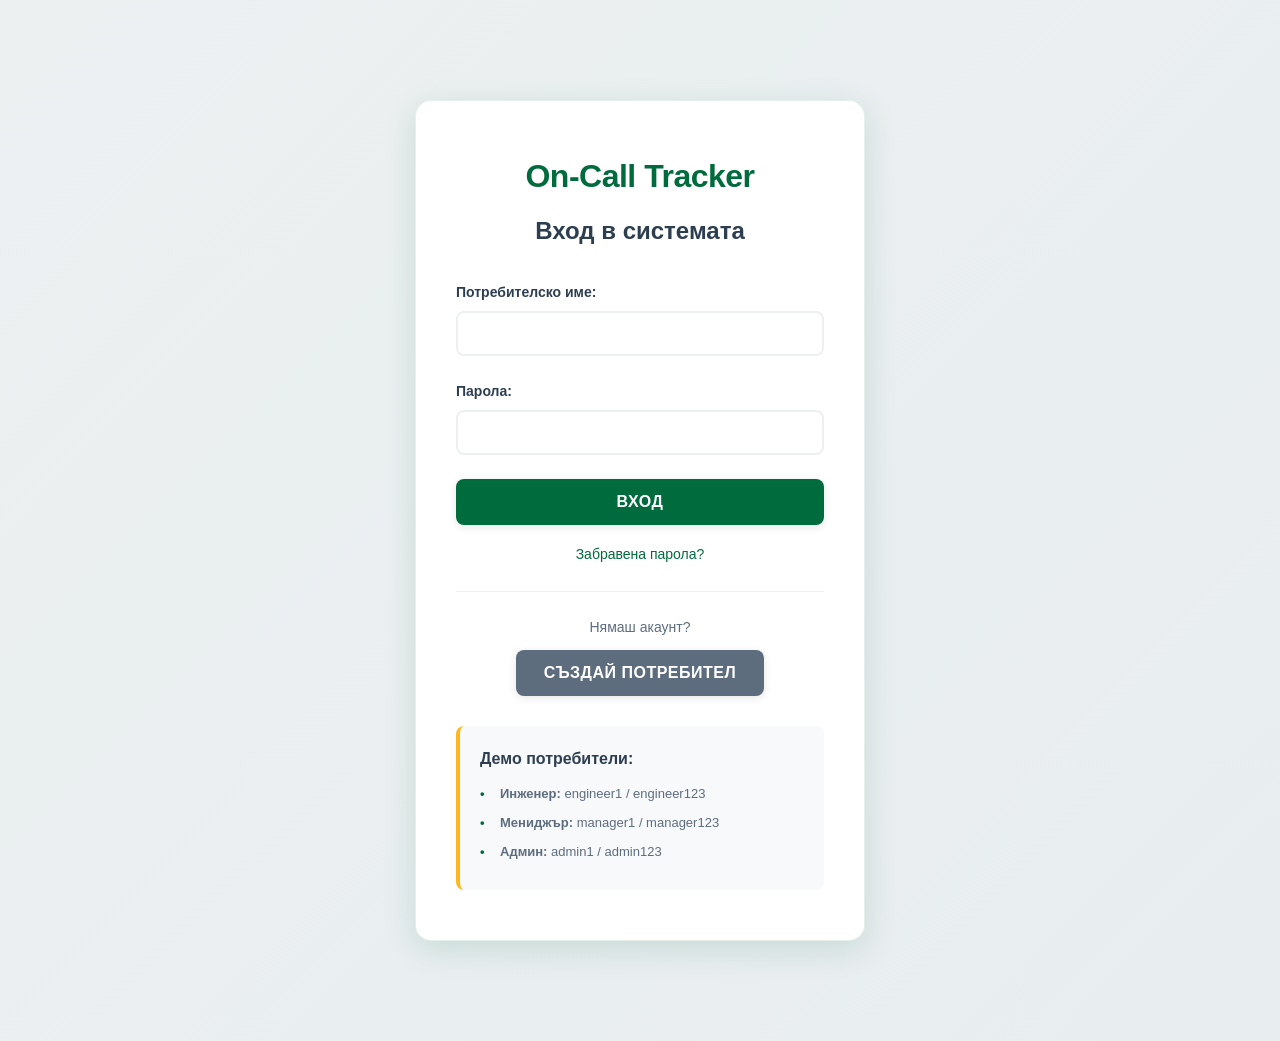
<file: frontend/index.html>
<!DOCTYPE html>
<html lang="bg">
<head>
    <meta charset="UTF-8">
    <meta name="viewport" content="width=device-width, initial-scale=1.0">
    <title>On-Call Tracker - Вход</title>
    <link rel="stylesheet" href="styles.css">
</head>
<body>
    <div class="container">
        <div class="login-container">
            <h1>On-Call Tracker</h1>
            <div class="login-form">
                <h2>Вход в системата</h2>
                <form id="loginForm">
                    <div class="form-group">
                        <label for="username">Потребителско име:</label>
                        <input type="text" id="username" name="username" required>
                    </div>
                    <div class="form-group">
                        <label for="password">Парола:</label>
                        <input type="password" id="password" name="password" required>
                    </div>
                    <button type="submit" class="btn btn-primary">Вход</button>
                </form>
                <div id="loginError" class="error-message"></div>
                <div class="forgot-password-section">
                    <a href="#" onclick="showForgotPasswordForm(); return false;" style="color: var(--dsk-primary); text-decoration: none; font-size: 14px;">Забравена парола?</a>
                </div>
                <div id="forgotPasswordForm" class="forgot-password-form" style="display: none;">
                    <h2>Заявка за промяна на парола</h2>
                    <p style="margin-bottom: 20px; color: var(--dsk-gray); font-size: 14px;">Въведете вашия имейл и нова парола. Заявката ще бъде изпратена на администратор за одобрение.</p>
                    <form id="forgotPasswordFormElement" onsubmit="return handleForgotPasswordForm(event);">
                        <div class="form-group">
                            <label for="reset_email">Имейл:</label>
                            <input type="email" id="reset_email" name="email" required>
                        </div>
                        <div class="form-group">
                            <label for="reset_password">Нова парола:</label>
                            <input type="password" id="reset_password" name="password" required minlength="6" placeholder="Минимум 6 символа">
                        </div>
                        <div class="form-actions">
                            <button type="submit" class="btn btn-primary">Изпрати заявка</button>
                            <button type="button" class="btn btn-secondary" onclick="hideForgotPasswordForm()">Отказ</button>
                        </div>
                    </form>
                    <div id="forgotPasswordError" class="error-message" style="display: none;"></div>
                </div>
                <div class="register-section">
                    <p>Нямаш акаунт?</p>
                    <button type="button" class="btn btn-secondary" onclick="showRegisterForm()">Създай потребител</button>
                </div>
                <div id="registerForm" class="register-form" style="display: none;">
                    <h2>Създай нов потребител</h2>
                    <form id="registerFormElement" onsubmit="return handleRegisterForm(event);">
                        <div class="form-group">
                            <label for="reg_username">Потребителско име:</label>
                            <input type="text" id="reg_username" name="username" required minlength="3" maxlength="50">
                        </div>
                        <div class="form-group">
                            <label for="reg_first_name">Име:</label>
                            <input type="text" id="reg_first_name" name="first_name" required minlength="1" maxlength="255">
                        </div>
                        <div class="form-group">
                            <label for="reg_last_name">Фамилия:</label>
                            <input type="text" id="reg_last_name" name="last_name" required minlength="1" maxlength="255">
                        </div>
                        <div class="form-group">
                            <label for="reg_email">Имейл:</label>
                            <input type="email" id="reg_email" name="email" required>
                        </div>
                        <div class="form-group">
                            <label for="reg_password">Парола:</label>
                            <input type="password" id="reg_password" name="password" required minlength="6">
                        </div>
                        <div class="form-group">
                            <label for="reg_role">Роля:</label>
                            <select id="reg_role" name="role" required>
                                <option value="engineer">Инженер</option>
                                <option value="manager">Мениджър</option>
                                <option value="admin">Администратор</option>
                            </select>
                        </div>
                        <div class="form-actions">
                            <button type="submit" class="btn btn-primary">Създай потребител</button>
                            <button type="button" class="btn btn-secondary" onclick="hideRegisterForm()">Отказ</button>
                        </div>
                    </form>
                    <div id="registerError" class="error-message"></div>
                </div>
                <div class="demo-credentials">
                    <h3>Демо потребители:</h3>
                    <ul>
                        <li><strong>Инженер:</strong> engineer1 / engineer123</li>
                        <li><strong>Мениджър:</strong> manager1 / manager123</li>
                        <li><strong>Админ:</strong> admin1 / admin123</li>
                    </ul>
                </div>
            </div>
        </div>
    </div>
    <script src="config.js?v=10"></script>
    <script>
        // Login form handler - attached when DOM is ready
        // API Configuration - will be set by config.js (window.API_BASE_URL)
        
        // Forgot password form functions
        function showForgotPasswordForm() {
            const forgotPasswordForm = document.getElementById('forgotPasswordForm');
            const loginForm = document.getElementById('loginForm');
            if (forgotPasswordForm) {
                forgotPasswordForm.style.display = 'block';
            }
            if (loginForm) {
                loginForm.style.display = 'none';
            }
        }
        
        function hideForgotPasswordForm() {
            const forgotPasswordForm = document.getElementById('forgotPasswordForm');
            const loginForm = document.getElementById('loginForm');
            const errorDiv = document.getElementById('forgotPasswordError');
            if (forgotPasswordForm) {
                forgotPasswordForm.style.display = 'none';
                const form = document.getElementById('forgotPasswordFormElement');
                if (form) {
                    form.reset();
                }
            }
            if (loginForm) {
                loginForm.style.display = 'block';
            }
            if (errorDiv) {
                errorDiv.textContent = '';
                errorDiv.style.display = 'none';
            }
        }
        
        async function handleForgotPasswordForm(event) {
            if (event) {
                event.preventDefault();
                event.stopPropagation();
            }
            
            const emailEl = document.getElementById('reset_email');
            const passwordEl = document.getElementById('reset_password');
            const errorDiv = document.getElementById('forgotPasswordError');
            
            if (!emailEl || !passwordEl) {
                if (errorDiv) {
                    errorDiv.textContent = 'Грешка: Липсват полета';
                    errorDiv.style.display = 'block';
                    errorDiv.className = 'error-message show';
                }
                return false;
            }
            
            const email = emailEl.value.trim();
            const password = passwordEl.value;
            
            if (!email || !password) {
                if (errorDiv) {
                    errorDiv.textContent = 'Моля попълнете всички полета';
                    errorDiv.style.display = 'block';
                    errorDiv.className = 'error-message show';
                }
                return false;
            }
            
            if (password.length < 6) {
                if (errorDiv) {
                    errorDiv.textContent = 'Паролата трябва да е поне 6 символа';
                    errorDiv.style.display = 'block';
                    errorDiv.className = 'error-message show';
                }
                return false;
            }
            
            // Clear previous errors
            if (errorDiv) {
                errorDiv.textContent = '';
                errorDiv.style.display = 'none';
                errorDiv.className = 'error-message';
            }
            
            // Show loading state
            const submitButton = document.querySelector('#forgotPasswordFormElement button[type="submit"]');
            if (submitButton) {
                submitButton.disabled = true;
                submitButton.textContent = 'Изпращане...';
            }
            
            try {
                const API_BASE_URL = window.API_BASE_URL || 'http://localhost:8000';
                console.log('Sending password reset request to:', `${API_BASE_URL}/auth/password-reset-request`);
                const response = await fetch(`${API_BASE_URL}/auth/password-reset-request`, {
                    method: 'POST',
                    headers: {
                        'Content-Type': 'application/json',
                    },
                    body: JSON.stringify({ email, new_password: password }),
                });
                
                console.log('Password reset response received:', response.status, response.statusText);
                
                if (!response.ok) {
                    let errorMessage = 'Грешка при изпращане на заявка';
                    try {
                        const errorData = await response.json();
                        errorMessage = errorData.detail || errorMessage;
                        console.log('Password reset error data:', errorData);
                    } catch (parseError) {
                        console.error('Parse error:', parseError);
                        errorMessage = `Грешка ${response.status}: ${response.statusText}`;
                    }
                    
                    if (errorDiv) {
                        errorDiv.textContent = errorMessage;
                        errorDiv.style.display = 'block';
                        errorDiv.className = 'error-message show';
                    } else {
                        alert(errorMessage);
                    }
                    
                    if (submitButton) {
                        submitButton.disabled = false;
                        submitButton.textContent = 'Изпрати заявка';
                    }
                    return false;
                }
                
                const data = await response.json();
                console.log('Password reset request successful:', data.message);
                
                // Show success message
                if (errorDiv) {
                    errorDiv.textContent = 'Заявката е изпратена успешно! Администраторът ще я прегледа и ще получиш уведомление след одобрение.';
                    errorDiv.style.display = 'block';
                    errorDiv.className = 'error-message show';
                    errorDiv.style.color = '#006B3C';
                    errorDiv.style.backgroundColor = '#E8F5E9';
                }
                
                // Hide form and show login form after 3 seconds
                setTimeout(() => {
                    hideForgotPasswordForm();
                    if (errorDiv) {
                        errorDiv.textContent = '';
                        errorDiv.style.display = 'none';
                    }
                }, 3000);
                
                if (submitButton) {
                    submitButton.disabled = false;
                    submitButton.textContent = 'Изпрати заявка';
                }
                return false;
            } catch (error) {
                console.error('Password reset request error:', error);
                const errorMessage = error.message || 'Грешка при изпращане на заявка. Проверете конзолата за повече детайли.';
                
                if (errorDiv) {
                    errorDiv.textContent = errorMessage;
                    errorDiv.style.display = 'block';
                    errorDiv.className = 'error-message show';
                } else {
                    alert(errorMessage);
                }
                
                if (submitButton) {
                    submitButton.disabled = false;
                    submitButton.textContent = 'Изпрати заявка';
                }
                return false;
            }
        }
        
        // Register form functions
        function showRegisterForm() {
            const registerForm = document.getElementById('registerForm');
            const loginForm = document.getElementById('loginForm');
            if (registerForm) {
                registerForm.style.display = 'block';
            }
            if (loginForm) {
                loginForm.style.display = 'none';
            }
        }
        
        function hideRegisterForm() {
            const registerForm = document.getElementById('registerForm');
            const loginForm = document.getElementById('loginForm');
            const registerError = document.getElementById('registerError');
            if (registerForm) {
                registerForm.style.display = 'none';
                // Reset form
                const form = document.getElementById('registerFormElement');
                if (form) {
                    form.reset();
                }
            }
            if (loginForm) {
                loginForm.style.display = 'block';
            }
            if (registerError) {
                registerError.textContent = '';
                registerError.style.display = 'none';
            }
        }
        
        async function handleRegisterForm(event) {
            if (event) {
                event.preventDefault();
                event.stopPropagation();
            }
            
            const usernameEl = document.getElementById('reg_username');
            const firstNameEl = document.getElementById('reg_first_name');
            const lastNameEl = document.getElementById('reg_last_name');
            const emailEl = document.getElementById('reg_email');
            const passwordEl = document.getElementById('reg_password');
            const roleEl = document.getElementById('reg_role');
            const errorDiv = document.getElementById('registerError');
            
            if (!usernameEl || !firstNameEl || !lastNameEl || !emailEl || !passwordEl || !roleEl) {
                if (errorDiv) {
                    errorDiv.textContent = 'Грешка: Липсват полета за регистрация';
                    errorDiv.style.display = 'block';
                    errorDiv.className = 'error-message show';
                }
                return false;
            }
            
            const username = usernameEl.value.trim();
            const firstName = firstNameEl.value.trim();
            const lastName = lastNameEl.value.trim();
            const email = emailEl.value.trim();
            const password = passwordEl.value;
            const role = roleEl.value;
            
            // Validate all required fields
            if (!username) {
                if (errorDiv) {
                    errorDiv.textContent = 'Моля въведете потребителско име';
                    errorDiv.style.display = 'block';
                    errorDiv.className = 'error-message show';
                }
                return false;
            }
            
            if (!firstName) {
                if (errorDiv) {
                    errorDiv.textContent = 'Моля въведете име';
                    errorDiv.style.display = 'block';
                    errorDiv.className = 'error-message show';
                }
                return false;
            }
            
            if (!lastName) {
                if (errorDiv) {
                    errorDiv.textContent = 'Моля въведете фамилия';
                    errorDiv.style.display = 'block';
                    errorDiv.className = 'error-message show';
                }
                return false;
            }
            
            if (!email) {
                if (errorDiv) {
                    errorDiv.textContent = 'Моля въведете имейл';
                    errorDiv.style.display = 'block';
                    errorDiv.className = 'error-message show';
                }
                return false;
            }
            
            if (!password) {
                if (errorDiv) {
                    errorDiv.textContent = 'Моля въведете парола';
                    errorDiv.style.display = 'block';
                    errorDiv.className = 'error-message show';
                }
                return false;
            }
            
            if (username.length < 3) {
                if (errorDiv) {
                    errorDiv.textContent = 'Потребителското име трябва да е поне 3 символа';
                    errorDiv.style.display = 'block';
                    errorDiv.className = 'error-message show';
                }
                return false;
            }
            
            if (password.length < 6) {
                if (errorDiv) {
                    errorDiv.textContent = 'Паролата трябва да е поне 6 символа';
                    errorDiv.style.display = 'block';
                    errorDiv.className = 'error-message show';
                }
                return false;
            }
            
            // Clear previous errors
            if (errorDiv) {
                errorDiv.textContent = '';
                errorDiv.style.display = 'none';
                errorDiv.className = 'error-message';
            }
            
            // Show loading state
            const submitButton = document.querySelector('#registerFormElement button[type="submit"]');
            if (submitButton) {
                submitButton.disabled = true;
                submitButton.textContent = 'Създаване...';
            }
            
            try {
                const API_BASE_URL = window.API_BASE_URL || 'http://localhost:8000';
                const registrationData = { 
                    username, 
                    first_name: firstName, 
                    last_name: lastName, 
                    email, 
                    password, 
                    role 
                };
                console.log('Sending registration request to:', `${API_BASE_URL}/auth/register`);
                console.log('Registration data:', { ...registrationData, password: '***' });
                
                const response = await fetch(`${API_BASE_URL}/auth/register`, {
                    method: 'POST',
                    headers: {
                        'Content-Type': 'application/json',
                    },
                    body: JSON.stringify(registrationData),
                });
                
                console.log('Registration response received:', response.status, response.statusText);
                
                if (!response.ok) {
                    let errorMessage = 'Грешка при регистрация';
                    try {
                        const errorData = await response.json();
                        // Handle different error types
                        if (errorData.detail) {
                            if (Array.isArray(errorData.detail)) {
                                // Pydantic validation errors
                                errorMessage = errorData.detail.map(e => e.msg || e.loc?.join('.') || '').join(', ');
                            } else if (typeof errorData.detail === 'string') {
                                errorMessage = errorData.detail;
                            } else {
                                errorMessage = JSON.stringify(errorData.detail);
                            }
                        }
                        console.log('Registration error data:', errorData);
                    } catch (parseError) {
                        console.error('Parse error:', parseError);
                        errorMessage = `Грешка ${response.status}: ${response.statusText}`;
                    }
                    
                    if (errorDiv) {
                        errorDiv.textContent = errorMessage;
                        errorDiv.style.display = 'block';
                        errorDiv.className = 'error-message show';
                    } else {
                        alert(errorMessage);
                    }
                    
                    if (submitButton) {
                        submitButton.disabled = false;
                        submitButton.textContent = 'Създай потребител';
                    }
                    return false;
                }
                
                const data = await response.json();
                console.log('Registration successful, user:', data.username);
                
                // Show success message
                if (errorDiv) {
                    errorDiv.textContent = 'Потребителят е създаден успешно! Твоят акаунт чака одобрение от администратор. Ще получиш уведомление след одобрение.';
                    errorDiv.style.display = 'block';
                    errorDiv.className = 'error-message show';
                    errorDiv.style.color = '#006B3C';
                    errorDiv.style.backgroundColor = '#E8F5E9';
                }
                
                // Hide register form and show login form after 2 seconds
                setTimeout(() => {
                    hideRegisterForm();
                    if (errorDiv) {
                        errorDiv.textContent = '';
                        errorDiv.style.display = 'none';
                    }
                }, 2000);
                
                if (submitButton) {
                    submitButton.disabled = false;
                    submitButton.textContent = 'Създай потребител';
                }
                return false;
            } catch (error) {
                console.error('Registration error:', error);
                const errorMessage = error.message || 'Грешка при регистрация. Проверете конзолата за повече детайли.';
                
                if (errorDiv) {
                    errorDiv.textContent = errorMessage;
                    errorDiv.style.display = 'block';
                    errorDiv.className = 'error-message show';
                } else {
                    alert(errorMessage);
                }
                
                if (submitButton) {
                    submitButton.disabled = false;
                    submitButton.textContent = 'Създай потребител';
                }
                return false;
            }
        }
        
        // Attach login form handler
        (function() {
            function attachLoginHandler() {
                const API_BASE_URL = window.API_BASE_URL || 'http://localhost:8000';
                const form = document.getElementById('loginForm');
                
                if (!form) {
                    console.error('Login form not found!');
                    return;
                }
                
                form.addEventListener('submit', async function(e) {
                    e.preventDefault();
                    e.stopPropagation();
                    
                    const usernameEl = document.getElementById('username');
                    const passwordEl = document.getElementById('password');
                    const errorDiv = document.getElementById('loginError');
                    const submitButton = document.querySelector('button[type="submit"]');
                    
                    if (!usernameEl || !passwordEl) {
                        if (errorDiv) {
                            errorDiv.textContent = 'Грешка: Липсват полета за вход';
                            errorDiv.style.display = 'block';
                            errorDiv.className = 'error-message show';
                        }
                        return false;
                    }
                    
                    const username = usernameEl.value.trim();
                    const password = passwordEl.value;
                    
                    if (!username || !password) {
                        if (errorDiv) {
                            errorDiv.textContent = 'Моля въведете потребителско име и парола';
                            errorDiv.style.display = 'block';
                            errorDiv.className = 'error-message show';
                        }
                        return false;
                    }
                    
                    if (errorDiv) {
                        errorDiv.textContent = '';
                        errorDiv.style.display = 'none';
                        errorDiv.className = 'error-message';
                    }
                    
                    if (submitButton) {
                        submitButton.disabled = true;
                        submitButton.textContent = 'Влизане...';
                    }
                    
                    try {
                        const response = await fetch(`${API_BASE_URL}/auth/login`, {
                            method: 'POST',
                            headers: { 'Content-Type': 'application/json' },
                            body: JSON.stringify({ username, password }),
                        });
                        
                        if (!response.ok) {
                            let errorMessage = 'Невалидно потребителско име или парола';
                            try {
                                const errorData = await response.json();
                                errorMessage = errorData.detail || errorMessage;
                            } catch (parseError) {
                                errorMessage = `Грешка ${response.status}: ${response.statusText}`;
                            }
                            
                            if (errorDiv) {
                                errorDiv.textContent = errorMessage;
                                errorDiv.style.display = 'block';
                                errorDiv.className = 'error-message show';
                            }
                            
                            if (submitButton) {
                                submitButton.disabled = false;
                                submitButton.textContent = 'Вход';
                            }
                            if (passwordEl) {
                                passwordEl.value = '';
                            }
                            return false;
                        }
                        
                        const data = await response.json();
                        sessionStorage.setItem('authToken', data.access_token);
                        sessionStorage.setItem('currentUser', JSON.stringify(data.user));
                        window.location.replace('app.html');
                        return false;
                    } catch (error) {
                        if (errorDiv) {
                            errorDiv.textContent = error.message || 'Грешка при вход';
                            errorDiv.style.display = 'block';
                            errorDiv.className = 'error-message show';
                        }
                        if (submitButton) {
                            submitButton.disabled = false;
                            submitButton.textContent = 'Вход';
                        }
                        if (passwordEl) {
                            passwordEl.value = '';
                        }
                        return false;
                    }
                });
            }
            
            if (document.readyState === 'loading') {
                document.addEventListener('DOMContentLoaded', attachLoginHandler);
            } else {
                attachLoginHandler();
            }
        })();
        
    </script>
    <script src="app.js?v=10"></script>
</body>
</html>
</file>
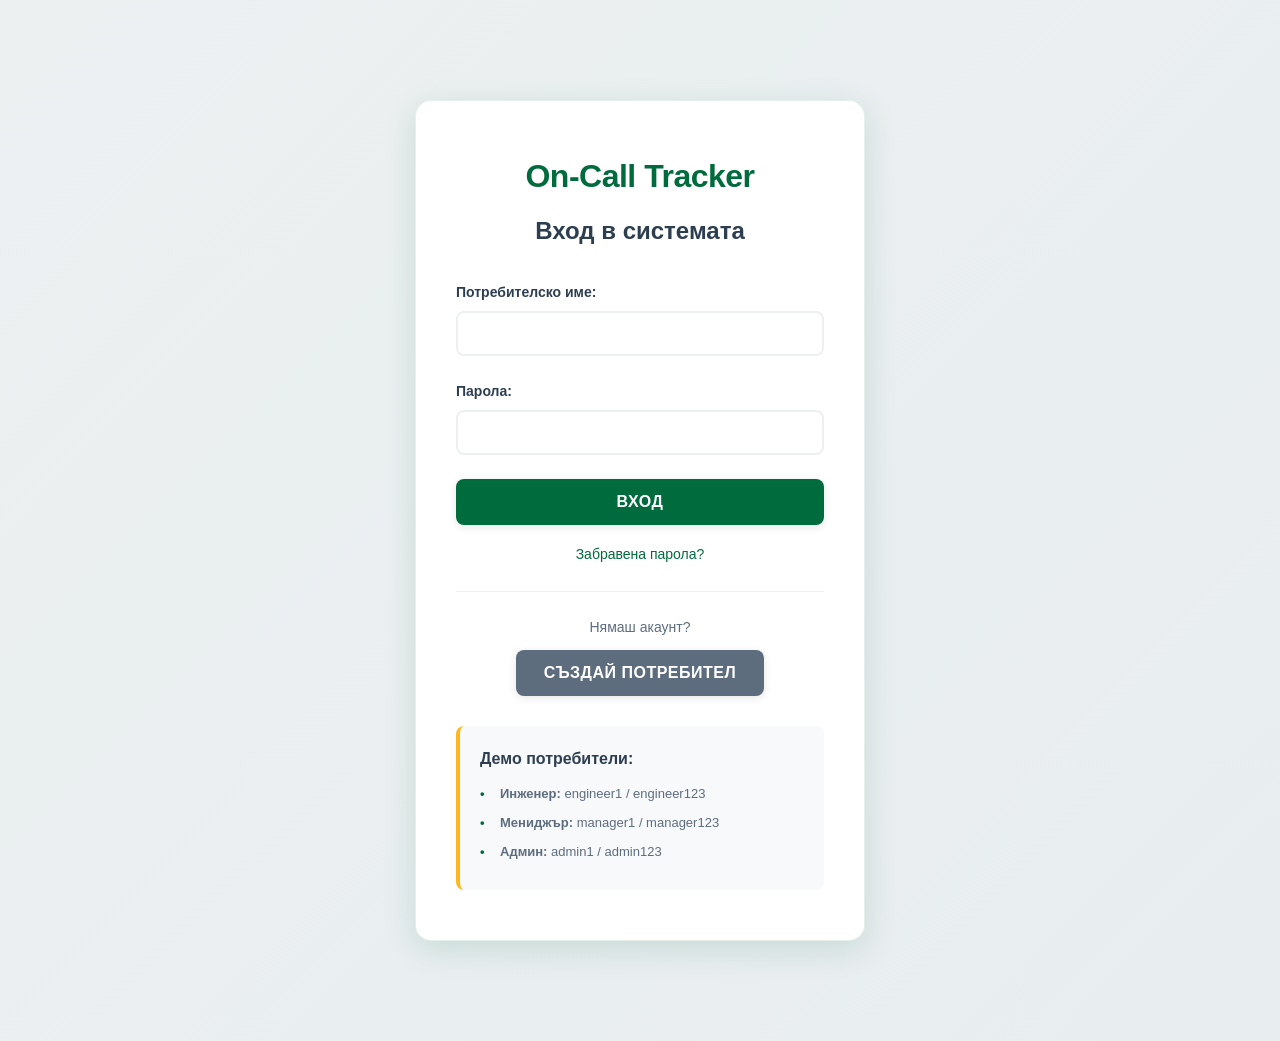
<file: frontend/app.html>
<!DOCTYPE html>
<html lang="bg">
<head>
    <meta charset="UTF-8">
    <meta name="viewport" content="width=device-width, initial-scale=1.0">
    <title>On-Call Tracker</title>
    <link rel="stylesheet" href="styles.css">
</head>
<body>
    <div id="loading" style="text-align: center; padding: 50px; font-size: 18px;">Зареждане...</div>
    <div id="debug-panel" style="position: fixed; bottom: 10px; right: 10px; background: white; border: 1px solid #ccc; padding: 10px; max-width: 300px; max-height: 400px; overflow: auto; font-size: 11px; z-index: 9999; display: none;">
        <button onclick="window.DebugLogger.exportReport()" style="margin-bottom: 10px;">Експорт на логове</button>
        <button onclick="document.getElementById('debug-panel').style.display='none'" style="margin-bottom: 10px;">Скрий</button>
    </div>
    <button onclick="document.getElementById('debug-panel').style.display='block'" style="position: fixed; bottom: 10px; right: 10px; z-index: 10000; padding: 5px 10px; font-size: 10px;">Debug</button>
    <script src="config.js?v=10"></script>
    <script src="debug.js?v=10"></script>
    <script src="app.js?v=10"></script>
    <script>
        // Direct initialization with full logging
        (function() {
            window.DebugLogger.log('app.html inline script executing');
            
            // Get auth from sessionStorage
            const authToken = sessionStorage.getItem('authToken');
            const userStr = sessionStorage.getItem('currentUser');
            
            window.DebugLogger.log('SessionStorage check', {
                hasToken: !!authToken,
                hasUser: !!userStr,
                tokenLength: authToken ? authToken.length : 0
            });
            
            if (!authToken || !userStr) {
                window.DebugLogger.error('No auth found, redirecting to login');
                window.location.href = 'index.html';
                return;
            }
            
            let currentUser;
            try {
                currentUser = JSON.parse(userStr);
                window.DebugLogger.log('User parsed successfully', {
                    username: currentUser.username,
                    role: currentUser.role
                });
            } catch (e) {
                window.DebugLogger.error('Error parsing user', e);
                window.location.href = 'index.html';
                return;
            }
            
            // Wait for app.js to load, then call loadMainApp
            let attempts = 0;
            const maxAttempts = 50; // Increased attempts
            let appLoaded = false;
            
            function tryLoadApp() {
                // Prevent multiple calls
                if (appLoaded) {
                    window.DebugLogger.log('App already loaded, skipping');
                    return;
                }
                
                attempts++;
                
                // Check if app.js is loaded first
                if (!window.appJsLoaded && attempts < 10) {
                    // app.js not loaded yet, wait more
                    setTimeout(tryLoadApp, 100);
                    return;
                }
                
                // Check if app.js is loaded by checking for window.loadMainApp
                const loadMainAppFn = window.loadMainApp;
                
                if (loadMainAppFn && typeof loadMainAppFn === 'function') {
                    window.DebugLogger.log(`loadMainApp found on attempt ${attempts}, calling it`);
                    appLoaded = true;
                    try {
                        loadMainAppFn();
                        window.DebugLogger.log('loadMainApp called successfully');
                        // Remove loading message after a moment
                        setTimeout(function() {
                            const loading = document.getElementById('loading');
                            if (loading && loading.parentNode) {
                                loading.remove();
                            }
                        }, 100);
                    } catch (e) {
                        window.DebugLogger.error('Error in loadMainApp', e);
                        const loading = document.getElementById('loading');
                        if (loading) {
                            loading.innerHTML = 'Грешка: ' + (e.message || 'Неизвестна грешка') + '<br><a href="index.html">Върни се</a>';
                        }
                    }
                } else if (attempts < maxAttempts && !appLoaded) {
                    // Check what's available for debugging
                    if (attempts % 10 === 0) {
                        window.DebugLogger.log(`Attempt ${attempts}/${maxAttempts}`, {
                            windowLoadMainAppExists: typeof window.loadMainApp !== 'undefined',
                            windowAppJsExists: typeof window !== 'undefined',
                            scriptsLoaded: Array.from(document.scripts).map(s => s.src).join(', ')
                        });
                    }
                    setTimeout(tryLoadApp, 100); // Reduced delay
                } else if (!appLoaded) {
                    window.DebugLogger.error(`loadMainApp not found after ${maxAttempts} attempts`, {
                        windowLoadMainApp: typeof window.loadMainApp,
                        allWindowKeys: Object.keys(window).filter(k => k.includes('load') || k.includes('App')).join(', ')
                    });
                    const loading = document.getElementById('loading');
                    if (loading) {
                        loading.innerHTML = `
                            Грешка: Не може да се зареди приложението.<br>
                            <button onclick="window.DebugLogger.exportReport()">Експорт на логове</button><br>
                            <a href="index.html">Върни се към входа</a>
                        `;
                    }
                }
            }
            
            // Wait for all scripts to load - use window.onload to ensure all scripts are loaded
            if (document.readyState === 'loading') {
                window.addEventListener('load', function() {
                    window.DebugLogger.log('Window load event fired, starting app load');
                    setTimeout(tryLoadApp, 50);
                }, { once: true });
                
                // Also try on DOMContentLoaded as fallback
                document.addEventListener('DOMContentLoaded', function() {
                    window.DebugLogger.log('DOMContentLoaded fired, will try after window load');
                }, { once: true });
            } else {
                // DOM already ready, check if scripts are loaded
                window.DebugLogger.log('DOM already ready, checking scripts');
                if (document.readyState === 'complete') {
                    // All scripts should be loaded
                    setTimeout(tryLoadApp, 50);
                } else {
                    // Wait for window load
                    window.addEventListener('load', function() {
                        window.DebugLogger.log('Window load event fired (late), starting app load');
                        setTimeout(tryLoadApp, 50);
                    }, { once: true });
                }
            }
        })();
    </script>
</body>
</html>
</file>
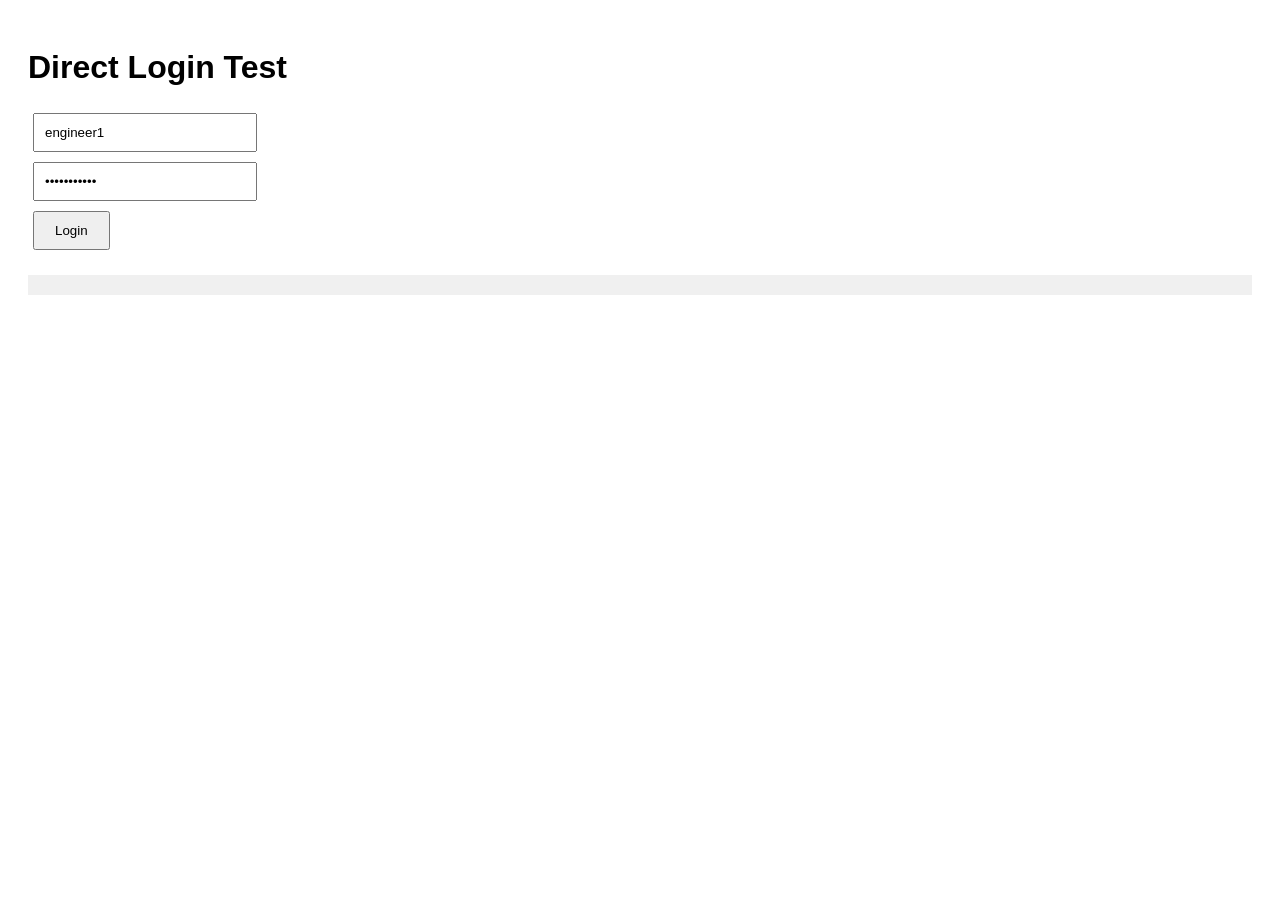
<file: frontend/test-login-direct.html>
<!DOCTYPE html>
<html>
<head>
    <title>Direct Login Test</title>
    <style>
        body { font-family: Arial; padding: 20px; }
        input { padding: 10px; margin: 5px; width: 200px; }
        button { padding: 10px 20px; margin: 5px; }
        #result { margin-top: 20px; padding: 10px; background: #f0f0f0; }
        .error { color: red; }
        .success { color: green; }
    </style>
</head>
<body>
    <h1>Direct Login Test</h1>
    <form id="testForm">
        <input type="text" id="username" placeholder="Username" value="engineer1"><br>
        <input type="password" id="password" placeholder="Password" value="engineer123"><br>
        <button type="submit">Login</button>
    </form>
    <div id="result"></div>
    
    <script>
        const API_BASE_URL = 'http://localhost:8000';
        const form = document.getElementById('testForm');
        const result = document.getElementById('result');
        
        form.addEventListener('submit', async function(e) {
            e.preventDefault();
            result.innerHTML = 'Sending request...';
            
            const username = document.getElementById('username').value;
            const password = document.getElementById('password').value;
            
            try {
                const response = await fetch(`${API_BASE_URL}/auth/login`, {
                    method: 'POST',
                    headers: { 'Content-Type': 'application/json' },
                    body: JSON.stringify({ username, password }),
                });
                
                const data = await response.json();
                
                if (response.ok) {
                    result.innerHTML = '<div class="success">SUCCESS! Token: ' + data.access_token.substring(0, 50) + '...</div>';
                    sessionStorage.setItem('authToken', data.access_token);
                    sessionStorage.setItem('currentUser', JSON.stringify(data.user));
                    setTimeout(() => {
                        window.location.href = 'app.html';
                    }, 1000);
                } else {
                    result.innerHTML = '<div class="error">ERROR: ' + (data.detail || 'Unknown error') + '</div>';
                }
            } catch (error) {
                result.innerHTML = '<div class="error">EXCEPTION: ' + error.message + '</div>';
            }
        });
    </script>
</body>
</html>
</file>
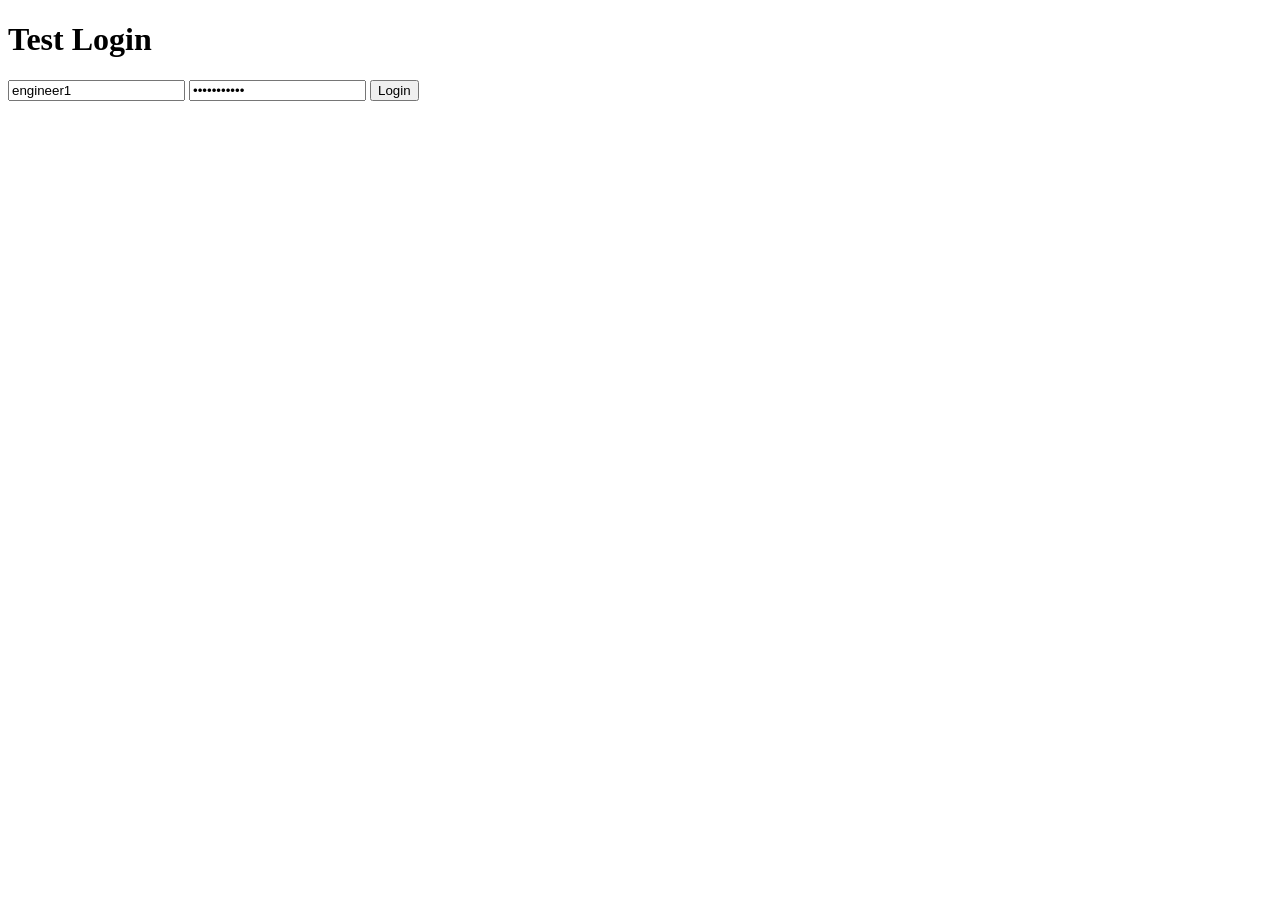
<file: frontend/test-login-simple.html>
<!DOCTYPE html>
<html>
<head>
    <title>Test Login</title>
</head>
<body>
    <h1>Test Login</h1>
    <form id="testForm">
        <input type="text" id="username" placeholder="Username" value="engineer1">
        <input type="password" id="password" placeholder="Password" value="engineer123">
        <button type="submit">Login</button>
    </form>
    <div id="result"></div>
    
    <script>
        document.getElementById('testForm').addEventListener('submit', async function(e) {
            e.preventDefault();
            const username = document.getElementById('username').value;
            const password = document.getElementById('password').value;
            const resultDiv = document.getElementById('result');
            
            resultDiv.textContent = 'Loading...';
            
            try {
                const response = await fetch('http://localhost:8000/auth/login', {
                    method: 'POST',
                    headers: {
                        'Content-Type': 'application/json',
                    },
                    body: JSON.stringify({ username, password }),
                });
                
                const data = await response.json();
                
                if (response.ok) {
                    resultDiv.textContent = 'SUCCESS! Token: ' + data.access_token.substring(0, 50) + '...';
                    resultDiv.style.color = 'green';
                    
                    // Store and redirect
                    sessionStorage.setItem('authToken', data.access_token);
                    sessionStorage.setItem('currentUser', JSON.stringify(data.user));
                    window.location.href = 'app.html';
                } else {
                    resultDiv.textContent = 'ERROR: ' + (data.detail || 'Unknown error');
                    resultDiv.style.color = 'red';
                }
            } catch (error) {
                resultDiv.textContent = 'EXCEPTION: ' + error.message;
                resultDiv.style.color = 'red';
                console.error('Error:', error);
            }
        });
    </script>
</body>
</html>
</file>
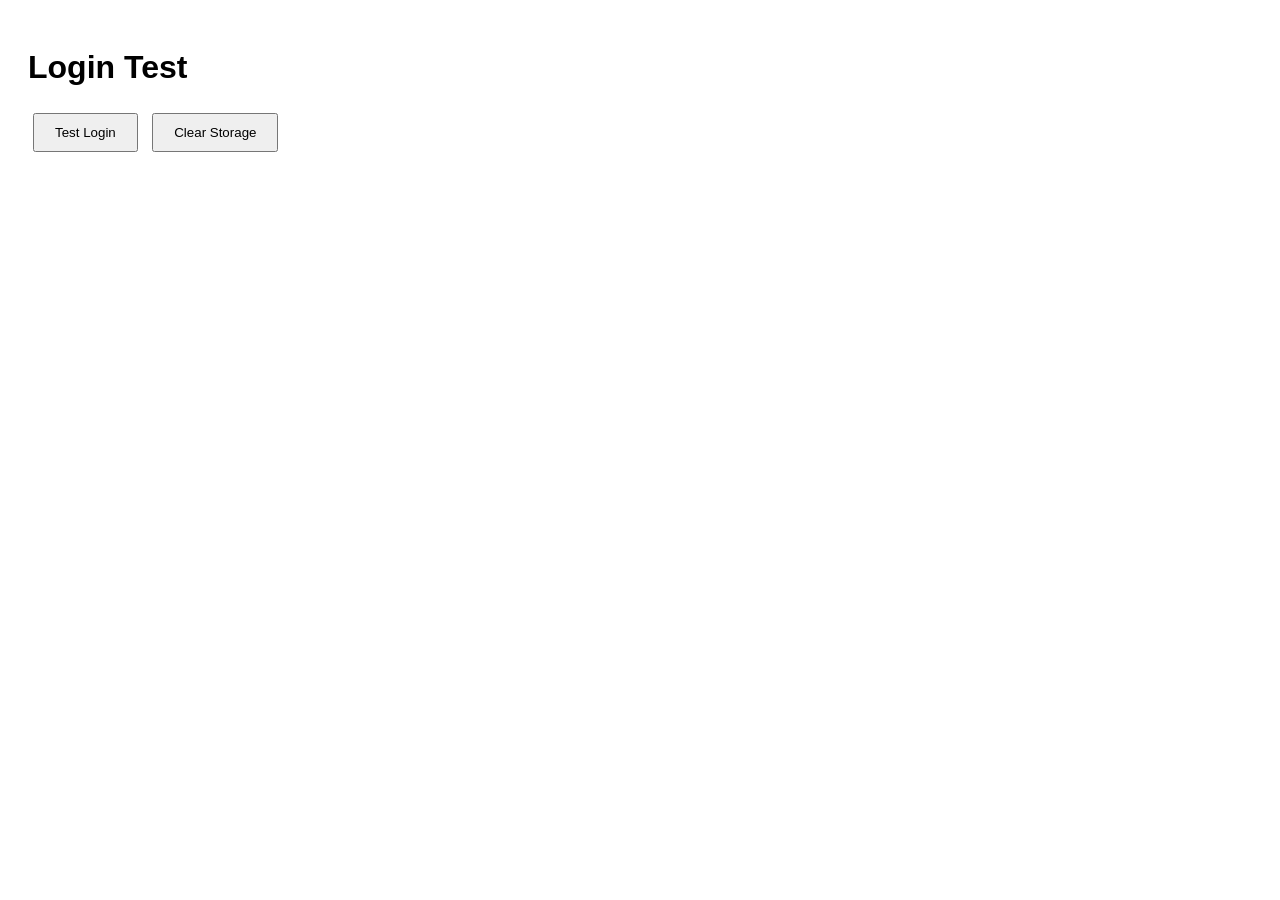
<file: frontend/test-login.html>
<!DOCTYPE html>
<html lang="bg">
<head>
    <meta charset="UTF-8">
    <meta name="viewport" content="width=device-width, initial-scale=1.0">
    <title>Test Login</title>
    <style>
        body { font-family: Arial, sans-serif; padding: 20px; }
        .result { margin: 20px 0; padding: 10px; border: 1px solid #ccc; }
        .success { background: #d4edda; }
        .error { background: #f8d7da; }
        button { padding: 10px 20px; margin: 5px; }
    </style>
</head>
<body>
    <h1>Login Test</h1>
    <button onclick="testLogin()">Test Login</button>
    <button onclick="clearStorage()">Clear Storage</button>
    <div id="result"></div>
    
    <script>
        const API_BASE_URL = 'http://localhost:8000';
        
        async function testLogin() {
            const resultDiv = document.getElementById('result');
            resultDiv.innerHTML = '<div class="result">Testing...</div>';
            
            try {
                console.log('Testing login...');
                const response = await fetch(`${API_BASE_URL}/auth/login`, {
                    method: 'POST',
                    headers: {
                        'Content-Type': 'application/json',
                    },
                    body: JSON.stringify({ 
                        username: 'engineer1', 
                        password: 'engineer123' 
                    }),
                });
                
                console.log('Response status:', response.status);
                console.log('Response headers:', response.headers);
                
                if (!response.ok) {
                    const text = await response.text();
                    resultDiv.innerHTML = `<div class="result error">
                        <strong>Error ${response.status}:</strong><br>
                        ${text}
                    </div>`;
                    return;
                }
                
                const data = await response.json();
                console.log('Login data:', data);
                
                // Store token
                sessionStorage.setItem('authToken', data.access_token);
                sessionStorage.setItem('currentUser', JSON.stringify(data.user));
                
                resultDiv.innerHTML = `<div class="result success">
                    <strong>Success!</strong><br>
                    Token: ${data.access_token.substring(0, 50)}...<br>
                    User: ${data.user.username} (${data.user.role})<br>
                    <button onclick="testAuth()">Test Auth</button>
                </div>`;
                
            } catch (error) {
                console.error('Error:', error);
                resultDiv.innerHTML = `<div class="result error">
                    <strong>Exception:</strong><br>
                    ${error.message}
                </div>`;
            }
        }
        
        async function testAuth() {
            const resultDiv = document.getElementById('result');
            const token = sessionStorage.getItem('authToken');
            
            if (!token) {
                resultDiv.innerHTML = '<div class="result error">No token found!</div>';
                return;
            }
            
            try {
                const response = await fetch(`${API_BASE_URL}/auth/me`, {
                    headers: {
                        'Authorization': `Bearer ${token}`
                    }
                });
                
                if (!response.ok) {
                    resultDiv.innerHTML = `<div class="result error">Auth failed: ${response.status}</div>`;
                    return;
                }
                
                const data = await response.json();
                resultDiv.innerHTML = `<div class="result success">
                    <strong>Auth Success!</strong><br>
                    User: ${data.username} (${data.role})
                </div>`;
            } catch (error) {
                resultDiv.innerHTML = `<div class="result error">Auth error: ${error.message}</div>`;
            }
        }
        
        function clearStorage() {
            sessionStorage.clear();
            document.getElementById('result').innerHTML = '<div class="result">Storage cleared!</div>';
        }
        
        // Auto test on load
        window.addEventListener('load', () => {
            console.log('Page loaded, checking storage...');
            const token = sessionStorage.getItem('authToken');
            const user = sessionStorage.getItem('currentUser');
            console.log('Token:', !!token, 'User:', !!user);
        });
    </script>
</body>
</html>
</file>
<file: frontend/styles.css>
/* БАНКА ДСК Color Palette */
:root {
    --dsk-primary: #006B3C; /* Основен зелен цвят на ДСК */
    --dsk-primary-dark: #004D2A;
    --dsk-primary-light: #00A85A;
    --dsk-accent: #FFB81C; /* Златист акцент */
    --dsk-accent-dark: #E6A319;
    --dsk-gray-dark: #2C3E50;
    --dsk-gray: #5D6D7E;
    --dsk-gray-light: #ECF0F1;
    --dsk-gray-lighter: #F8F9FA;
    --dsk-white: #FFFFFF;
    --dsk-error: #E74C3C;
    --dsk-success: #27AE60;
    --dsk-warning: #F39C12;
}

/* Global Styles */
* {
    margin: 0;
    padding: 0;
    box-sizing: border-box;
}

body {
    font-family: -apple-system, BlinkMacSystemFont, 'Segoe UI', Roboto, 'Helvetica Neue', Arial, sans-serif;
    background: linear-gradient(135deg, var(--dsk-gray-light) 0%, #E8EDF0 100%);
    min-height: 100vh;
    padding: 20px;
    color: var(--dsk-gray-dark);
    line-height: 1.6;
}

.container {
    max-width: 1600px;
    margin: 0 auto;
    padding: 0 20px;
    width: 100%;
}

/* Login Page */
.login-container {
    max-width: 450px;
    margin: 80px auto;
    background: var(--dsk-white);
    padding: 50px 40px;
    border-radius: 16px;
    box-shadow: 0 8px 32px rgba(0, 107, 60, 0.15);
    border: 1px solid rgba(0, 107, 60, 0.1);
}

.login-container h1 {
    text-align: center;
    color: var(--dsk-primary);
    margin-bottom: 10px;
    font-size: 32px;
    font-weight: 700;
    letter-spacing: -0.5px;
}

.login-form h2 {
    margin-bottom: 30px;
    color: var(--dsk-gray-dark);
    font-size: 24px;
    font-weight: 600;
    text-align: center;
}

.form-group {
    margin-bottom: 24px;
}

.form-group label {
    display: block;
    margin-bottom: 8px;
    color: var(--dsk-gray-dark);
    font-weight: 600;
    font-size: 14px;
}

.form-group input,
.form-group select,
.form-group textarea {
    width: 100%;
    padding: 12px 16px;
    border: 2px solid var(--dsk-gray-light);
    border-radius: 8px;
    font-size: 15px;
    transition: all 0.3s ease;
    background: var(--dsk-white);
    color: var(--dsk-gray-dark);
}

.form-group input:focus,
.form-group select:focus,
.form-group textarea:focus {
    outline: none;
    border-color: var(--dsk-primary);
    box-shadow: 0 0 0 3px rgba(0, 107, 60, 0.1);
}

.form-group textarea {
    resize: vertical;
    min-height: 120px;
    font-family: inherit;
}

.error-message {
    color: var(--dsk-error);
    margin-top: 12px;
    padding: 14px 16px;
    background: #FEE;
    border: 2px solid var(--dsk-error);
    border-radius: 8px;
    display: none;
    font-weight: 500;
    min-height: 20px;
    font-size: 14px;
}

.error-message.show,
.error-message[style*="display: block"] {
    display: block !important;
    visibility: visible !important;
}

.success-message {
    color: var(--dsk-success);
    margin-top: 12px;
    padding: 14px 16px;
    background: #EFE;
    border: 2px solid var(--dsk-success);
    border-radius: 8px;
    display: none;
    font-weight: 500;
    font-size: 14px;
}

.btn {
    padding: 14px 28px;
    border: none;
    border-radius: 8px;
    cursor: pointer;
    font-size: 16px;
    font-weight: 600;
    transition: all 0.3s ease;
    text-transform: uppercase;
    letter-spacing: 0.5px;
    box-shadow: 0 2px 8px rgba(0, 0, 0, 0.1);
}

.btn-primary {
    background: var(--dsk-primary);
    color: var(--dsk-white);
    width: 100%;
}

.btn-primary:hover {
    background: var(--dsk-primary-dark);
    transform: translateY(-2px);
    box-shadow: 0 4px 12px rgba(0, 107, 60, 0.3);
}

.btn-primary:active {
    transform: translateY(0);
}

.btn-secondary {
    background: var(--dsk-gray);
    color: var(--dsk-white);
}

.btn-secondary:hover {
    background: var(--dsk-gray-dark);
    transform: translateY(-2px);
    box-shadow: 0 4px 12px rgba(44, 62, 80, 0.3);
}

.btn-danger {
    background: var(--dsk-error);
    color: var(--dsk-white);
}

.btn-danger:hover {
    background: #C0392B;
    transform: translateY(-2px);
}

.btn-success {
    background: var(--dsk-success);
    color: var(--dsk-white);
}

.btn-success:hover {
    background: #229954;
    transform: translateY(-2px);
}

.forgot-password-section {
    margin-top: 16px;
    text-align: center;
}

.forgot-password-form {
    margin-top: 20px;
    padding-top: 20px;
    border-top: 1px solid var(--dsk-gray-light);
}

.forgot-password-form h2 {
    margin-bottom: 16px;
    color: var(--dsk-gray-dark);
    font-size: 22px;
    font-weight: 600;
    text-align: center;
}

.register-section {
    margin-top: 24px;
    padding-top: 24px;
    border-top: 1px solid var(--dsk-gray-light);
    text-align: center;
}

.register-section p {
    margin-bottom: 12px;
    color: var(--dsk-gray);
    font-size: 14px;
}

.register-form {
    margin-top: 20px;
    padding-top: 20px;
    border-top: 1px solid var(--dsk-gray-light);
}

.register-form h2 {
    margin-bottom: 24px;
    color: var(--dsk-gray-dark);
    font-size: 22px;
    font-weight: 600;
    text-align: center;
}

.form-actions {
    display: flex;
    gap: 12px;
    margin-top: 24px;
}

.form-actions button {
    flex: 1;
}

.demo-credentials {
    margin-top: 30px;
    padding: 20px;
    background: var(--dsk-gray-lighter);
    border-radius: 8px;
    font-size: 13px;
    border-left: 4px solid var(--dsk-accent);
}

.demo-credentials h3 {
    margin-bottom: 12px;
    color: var(--dsk-gray-dark);
    font-size: 16px;
    font-weight: 600;
}

.demo-credentials ul {
    list-style: none;
    padding-left: 0;
}

.demo-credentials li {
    margin-bottom: 8px;
    color: var(--dsk-gray);
    padding-left: 20px;
    position: relative;
}

.demo-credentials li:before {
    content: "•";
    color: var(--dsk-primary);
    font-weight: bold;
    position: absolute;
    left: 0;
}

/* Main App Layout */
.app-header {
    background: linear-gradient(135deg, var(--dsk-primary) 0%, var(--dsk-primary-dark) 100%);
    padding: 32px 40px;
    border-radius: 20px;
    margin-bottom: 32px;
    box-shadow: 0 8px 32px rgba(0, 107, 60, 0.25);
    display: flex;
    justify-content: space-between;
    align-items: center;
    position: relative;
    overflow: visible;
}

.app-header::before {
    content: '';
    position: absolute;
    top: 0;
    left: 0;
    right: 0;
    bottom: 0;
    background: linear-gradient(135deg, rgba(255, 255, 255, 0.1) 0%, rgba(255, 255, 255, 0.05) 100%);
    pointer-events: none;
    border-radius: 20px;
    overflow: hidden;
}

.app-header h1 {
    color: var(--dsk-white);
    margin: 0;
    font-size: 32px;
    font-weight: 800;
    letter-spacing: -0.8px;
    position: relative;
    z-index: 1;
    text-shadow: 0 2px 8px rgba(0, 0, 0, 0.15);
}

.user-info {
    display: flex;
    align-items: center;
    gap: 16px;
    position: relative;
    z-index: 10;
}

.user-account {
    display: flex;
    align-items: center;
    gap: 12px;
    color: var(--dsk-white);
    cursor: pointer;
    transition: all 0.3s cubic-bezier(0.4, 0, 0.2, 1);
    padding: 12px 20px;
    border-radius: 16px;
    background: rgba(255, 255, 255, 0.15);
    backdrop-filter: blur(10px);
    border: 1px solid rgba(255, 255, 255, 0.2);
    position: relative;
}

.user-account:hover {
    background: rgba(255, 255, 255, 0.25);
    border-color: rgba(255, 255, 255, 0.3);
    transform: translateY(-2px);
    box-shadow: 0 4px 12px rgba(0, 0, 0, 0.15);
}

.user-account svg:first-of-type {
    width: 24px;
    height: 24px;
    flex-shrink: 0;
    filter: drop-shadow(0 1px 2px rgba(0, 0, 0, 0.1));
}

.user-account .dropdown-arrow {
    width: 12px;
    height: 12px;
    transition: transform 0.3s ease;
}

.user-account:hover .dropdown-arrow {
    transform: translateY(2px);
}

.dropdown-arrow {
    width: 12px;
    height: 12px;
    flex-shrink: 0;
    transition: transform 0.2s ease;
}

.user-account.active .dropdown-arrow {
    transform: rotate(180deg);
}

.user-account-name {
    font-size: 16px;
    font-weight: 600;
    color: var(--dsk-white);
}

/* User Dropdown Menu */
.user-dropdown {
    position: absolute;
    top: calc(100% + 10px);
    right: 0;
    background: var(--dsk-white);
    border-radius: 12px;
    box-shadow: 0 8px 32px rgba(0, 0, 0, 0.2);
    min-width: 280px;
    opacity: 0;
    visibility: hidden;
    transform: translateY(-10px);
    transition: all 0.2s ease;
    z-index: 10000;
    border: 1px solid var(--dsk-gray-light);
}

.user-dropdown.active {
    opacity: 1;
    visibility: visible;
    transform: translateY(0);
}

.user-dropdown-header {
    display: flex;
    align-items: center;
    gap: 12px;
    padding: 16px;
    border-bottom: 1px solid var(--dsk-gray-lighter);
}

.user-dropdown-icon {
    width: 48px;
    height: 48px;
    display: flex;
    align-items: center;
    justify-content: center;
    background: var(--dsk-gray-lighter);
    border-radius: 50%;
    color: var(--dsk-primary);
    flex-shrink: 0;
}

.user-dropdown-icon svg {
    width: 32px;
    height: 32px;
}

.user-dropdown-info {
    flex: 1;
    min-width: 0;
}

.user-dropdown-name {
    font-size: 16px;
    font-weight: 600;
    color: var(--dsk-gray-dark);
    margin-bottom: 4px;
    word-break: break-word;
}

.user-dropdown-email {
    font-size: 13px;
    color: var(--dsk-gray);
    word-break: break-word;
}

.user-dropdown-divider {
    height: 1px;
    background: var(--dsk-gray-lighter);
    margin: 0;
}

.user-dropdown-item {
    display: flex;
    justify-content: space-between;
    align-items: center;
    padding: 12px 16px;
    flex-wrap: nowrap;
    gap: 8px;
}

.user-dropdown-label {
    font-size: 12px;
    color: var(--dsk-gray);
    font-weight: 500;
    white-space: nowrap;
    flex-shrink: 0;
}

.user-dropdown-value {
    font-size: 12px;
    color: var(--dsk-gray-dark);
    font-weight: 600;
    text-transform: capitalize;
    white-space: nowrap;
    flex-shrink: 0;
    text-align: right;
}

.user-dropdown-actions {
    padding: 12px 16px;
}

.btn-block {
    width: 100%;
}

.user-info {
    position: relative;
}

/* Keep user-badge styles for table cells */
.user-badge {
    padding: 8px 18px;
    background: var(--dsk-primary);
    color: var(--dsk-white);
    border-radius: 24px;
    font-size: 13px;
    font-weight: 600;
    text-transform: uppercase;
    letter-spacing: 0.5px;
}

.user-badge.engineer {
    background: #3498DB;
}

.user-badge.manager {
    background: var(--dsk-accent);
    color: var(--dsk-gray-dark);
}

.user-badge.admin {
    background: var(--dsk-error);
}

/* Main Content */
.main-content {
    background: var(--dsk-white);
    padding: 32px;
    border-radius: 12px;
    box-shadow: 0 4px 16px rgba(0, 107, 60, 0.1);
    min-height: 500px;
    overflow-x: auto;
}

.main-content h2 {
    color: var(--dsk-gray-dark);
    margin-bottom: 24px;
    font-size: 24px;
    font-weight: 600;
}

/* Tabs */
.tabs {
    display: flex;
    gap: 8px;
    margin-bottom: 24px;
    border-bottom: 3px solid var(--dsk-gray-light);
    padding-bottom: 0;
}

.tab {
    padding: 14px 24px;
    background: none;
    border: none;
    cursor: pointer;
    font-size: 15px;
    color: var(--dsk-gray);
    border-bottom: 3px solid transparent;
    margin-bottom: -3px;
    font-weight: 600;
    transition: all 0.3s ease;
    position: relative;
    white-space: nowrap;
    flex-shrink: 0;
}

.tab:hover {
    color: var(--dsk-primary);
    background: rgba(0, 107, 60, 0.05);
}

.tab.active {
    color: var(--dsk-primary);
    border-bottom-color: var(--dsk-primary);
    font-weight: 600;
}

.tab-content {
    display: none;
    animation: fadeIn 0.3s ease;
}

.tab-content.active {
    display: block;
}

#create-tab.tab-content.active {
    background: #F2F5F7;
    border: 1px solid #DCE3E8;
    border-radius: 12px;
    padding: 20px;
}

@keyframes fadeIn {
    from {
        opacity: 0;
        transform: translateY(10px);
    }
    to {
        opacity: 1;
        transform: translateY(0);
    }
}

/* Forms */
.incident-form {
    max-width: 700px;
    margin: 0 auto 30px;
}

.form-row {
    display: grid;
    grid-template-columns: 1fr 1fr;
    gap: 20px;
    margin-bottom: 20px;
}

.form-actions {
    display: flex;
    gap: 12px;
    margin-top: 28px;
    justify-content: flex-end;
}

/* Filters */
.filters {
    background: var(--dsk-gray-lighter);
    padding: 24px;
    border-radius: 12px;
    margin-bottom: 24px;
    border: 1px solid var(--dsk-gray-light);
}

.filters.compact-filters {
    padding: 12px 16px;
}

.filters h3 {
    margin-bottom: 20px;
    color: var(--dsk-gray-dark);
    font-size: 18px;
    font-weight: 600;
}

.filters.compact-filters h3 {
    margin-bottom: 12px;
    font-size: 16px;
}

.filter-row {
    display: grid;
    grid-template-columns: repeat(auto-fit, minmax(200px, 1fr));
    gap: 16px;
    margin-bottom: 20px;
}

.filters.compact-filters .filter-row {
    gap: 12px;
    margin-bottom: 0;
    align-items: center;
}

.filters.compact-filters .form-group {
    display: flex;
    flex-direction: column;
    justify-content: center;
}

.filter-actions {
    display: flex;
    gap: 12px;
    margin-top: 16px;
}

.filters.compact-filters .filter-actions {
    margin-top: 0;
}

/* Table */
.incidents-table {
    width: 100%;
    border-collapse: separate;
    border-spacing: 0;
    margin-top: 24px;
    background: var(--dsk-white);
    border-radius: 8px;
    overflow: hidden;
    box-shadow: 0 2px 8px rgba(0, 0, 0, 0.05);
    table-layout: auto;
    min-width: 1200px;
}

.incidents-table th,
.incidents-table td {
    padding: 12px 16px;
    text-align: left;
    border-bottom: 1px solid var(--dsk-gray-light);
    white-space: nowrap;
    vertical-align: middle;
}

.incidents-table th {
    background: var(--dsk-primary);
    color: var(--dsk-white);
    font-weight: 600;
    font-size: 14px;
    text-transform: uppercase;
    letter-spacing: 0.5px;
    position: sticky;
    top: 0;
    z-index: 10;
}

.incidents-table th:nth-child(1) { min-width: 160px; } /* Дата */
.incidents-table th:nth-child(2) { min-width: 120px; } /* Инженер */
.incidents-table th:nth-child(3) { min-width: 100px; } /* Тип */
.incidents-table th:nth-child(4) { min-width: 130px; } /* Приоритет */
.incidents-table th:nth-child(5) { min-width: 400px; max-width: 600px; white-space: normal; } /* Описание - може да се увива */
.incidents-table th:nth-child(6) { min-width: 200px; } /* Действия */
.incidents-table th:nth-child(7) { min-width: 120px; } /* Статус */
.incidents-table th:nth-child(8) { min-width: 40px; max-width: 50px; width: 50px; } /* Checkbox колона */

.incidents-table td:nth-child(5) {
    white-space: normal;
    max-width: 600px;
    min-width: 400px;
    overflow: hidden;
    text-overflow: ellipsis;
    word-wrap: break-word;
}

.incidents-table td:nth-child(7) {
    white-space: nowrap;
}

.incidents-table td:nth-child(8) {
    min-width: 40px;
    max-width: 50px;
    width: 50px;
    padding: 12px 4px;
}

.incidents-table td:nth-child(7) {
    white-space: nowrap;
}

.incidents-table tr:last-child td {
    border-bottom: none;
}

.incidents-table tr:hover {
    background: var(--dsk-gray-lighter);
    transition: background 0.2s ease;
}

.status-badge {
    padding: 6px 14px;
    border-radius: 20px;
    font-size: 12px;
    font-weight: 600;
    text-transform: uppercase;
    letter-spacing: 0.5px;
    display: inline-block;
}

.status-badge.reviewed {
    background: #D4EDDA;
    color: #155724;
}

.status-badge.not-reviewed {
    background: #F8D7DA;
    color: #721C24;
}

.severity-badge {
    display: inline-block;
    padding: 6px 12px;
    border-radius: 6px;
    text-align: center;
    font-weight: 600;
    color: var(--dsk-white);
    font-size: 12px;
    box-shadow: 0 2px 4px rgba(0, 0, 0, 0.2);
    white-space: nowrap;
}

.severity-1 { background: var(--dsk-error); } /* Critical - Red */
.severity-2 { background: #E67E22; } /* High - Orange */
.severity-3 { background: var(--dsk-warning); } /* Medium - Yellow */
.severity-4 { background: var(--dsk-success); } /* Low - Green */

/* Modal */
.modal {
    display: none;
    position: fixed;
    z-index: 1000;
    left: 0;
    top: 0;
    width: 100%;
    height: 100%;
    background: rgba(0, 0, 0, 0.6);
    overflow: auto;
    backdrop-filter: blur(4px);
}

.modal-content {
    background: var(--dsk-white);
    margin: 60px auto;
    padding: 32px;
    border-radius: 16px;
    max-width: 900px;
    max-height: 90vh;
    overflow-y: auto;
    box-shadow: 0 8px 32px rgba(0, 0, 0, 0.3);
    animation: slideDown 0.3s ease;
}

@keyframes slideDown {
    from {
        opacity: 0;
        transform: translateY(-30px);
    }
    to {
        opacity: 1;
        transform: translateY(0);
    }
}

.modal-header {
    display: flex;
    justify-content: space-between;
    align-items: center;
    margin-bottom: 24px;
    padding-bottom: 16px;
    border-bottom: 2px solid var(--dsk-gray-light);
}

.modal-header h2 {
    color: var(--dsk-primary);
    margin: 0;
    font-size: 24px;
    font-weight: 700;
}

.close {
    font-size: 32px;
    font-weight: 300;
    color: var(--dsk-gray);
    cursor: pointer;
    line-height: 1;
    transition: all 0.2s ease;
}

.close:hover {
    color: var(--dsk-error);
    transform: rotate(90deg);
}

.modal-body {
    margin-top: 24px;
}

.incident-details {
    margin-top: 24px;
}

.detail-row {
    display: grid;
    grid-template-columns: 180px 1fr;
    gap: 16px;
    margin-bottom: 20px;
    padding-bottom: 20px;
    border-bottom: 1px solid var(--dsk-gray-light);
}

.detail-row:last-child {
    border-bottom: none;
}

.detail-label {
    font-weight: 600;
    color: var(--dsk-gray-dark);
    font-size: 14px;
    text-transform: uppercase;
    letter-spacing: 0.5px;
}

.detail-value {
    color: var(--dsk-gray-dark);
    font-size: 15px;
}

/* Pagination */
.pagination {
    display: flex;
    justify-content: center;
    align-items: center;
    gap: 8px;
    margin-top: 32px;
    padding: 20px;
}

.pagination button {
    padding: 10px 18px;
    border: 2px solid var(--dsk-gray-light);
    background: var(--dsk-white);
    cursor: pointer;
    border-radius: 8px;
    font-weight: 600;
    color: var(--dsk-gray-dark);
    transition: all 0.2s ease;
}

.pagination button:hover:not(:disabled) {
    background: var(--dsk-primary);
    color: var(--dsk-white);
    border-color: var(--dsk-primary);
    transform: translateY(-2px);
}

.pagination button:disabled {
    opacity: 0.4;
    cursor: not-allowed;
    background: var(--dsk-gray-lighter);
}

.pagination-info {
    margin: 0 16px;
    color: var(--dsk-gray);
    font-weight: 500;
    font-size: 14px;
}

/* Actions */
.action-buttons {
    display: flex;
    gap: 6px;
    flex-wrap: nowrap;
    align-items: center;
    justify-content: flex-start;
    white-space: nowrap;
}

.review-checkbox {
    width: 24px;
    height: 24px;
    cursor: pointer;
    margin: 0;
    flex-shrink: 0;
    accent-color: var(--dsk-primary);
}

.action-btn {
    padding: 6px 12px;
    border: none;
    border-radius: 6px;
    cursor: pointer;
    font-size: 11px;
    font-weight: 600;
    text-transform: uppercase;
    letter-spacing: 0.5px;
    transition: all 0.2s ease;
    box-shadow: 0 2px 4px rgba(0, 0, 0, 0.1);
    white-space: nowrap;
    flex-shrink: 0;
}

.action-btn:hover {
    transform: translateY(-2px);
    box-shadow: 0 4px 8px rgba(0, 0, 0, 0.2);
}

.btn-view {
    background: #3498DB;
    color: var(--dsk-white);
}

.btn-edit {
    background: var(--dsk-accent);
    color: var(--dsk-gray-dark);
}

.btn-delete {
    background: var(--dsk-error);
    color: var(--dsk-white);
}

/* Table wrapper for horizontal scroll */
.table-wrapper {
    overflow-x: auto;
    overflow-y: visible;
    width: 100%;
    margin-top: 24px;
    -webkit-overflow-scrolling: touch;
}

.table-wrapper::-webkit-scrollbar {
    height: 8px;
}

.table-wrapper::-webkit-scrollbar-track {
    background: var(--dsk-gray-lighter);
    border-radius: 4px;
}

.table-wrapper::-webkit-scrollbar-thumb {
    background: var(--dsk-gray);
    border-radius: 4px;
}

.table-wrapper::-webkit-scrollbar-thumb:hover {
    background: var(--dsk-gray-dark);
}

/* Responsive */
@media (max-width: 1400px) {
    .incidents-table {
        min-width: 1000px;
    }
}

@media (max-width: 768px) {
    body {
        padding: 10px;
    }
    
    .container {
        padding: 0 10px;
        max-width: 100%;
    }
    
    .login-container {
        margin: 40px auto;
        padding: 30px 24px;
    }
    
    .app-header {
        flex-direction: column;
        gap: 16px;
        text-align: center;
    }
    
    .form-row {
        grid-template-columns: 1fr;
    }
    
    .filter-row {
        grid-template-columns: 1fr;
    }
    
    .table-wrapper {
        overflow-x: auto;
        -webkit-overflow-scrolling: touch;
    }
    
    .incidents-table {
        font-size: 12px;
        min-width: 800px;
    }
    
    .incidents-table th,
    .incidents-table td {
        padding: 10px 8px;
        font-size: 12px;
    }
    
    .action-btn {
        padding: 4px 8px;
        font-size: 10px;
    }
    
    .detail-row {
        grid-template-columns: 1fr;
        gap: 8px;
    }
    
    .modal-content {
        margin: 20px;
        padding: 24px;
    }
    
    .tabs {
        flex-wrap: wrap;
    }
    
    .tab {
        padding: 10px 16px;
        font-size: 14px;
    }
}

/* Dashboard Styles */
.dashboard-grid {
    display: grid;
    grid-template-columns: repeat(auto-fit, minmax(250px, 1fr));
    gap: 24px;
    margin-bottom: 32px;
}

.stat-card {
    background: linear-gradient(135deg, var(--dsk-white) 0%, #f8f9fa 100%);
    padding: 28px;
    border-radius: 16px;
    box-shadow: 0 4px 20px rgba(0, 107, 60, 0.08);
    display: flex;
    flex-direction: column;
    gap: 16px;
    border: 1px solid rgba(0, 107, 60, 0.1);
    transition: all 0.3s cubic-bezier(0.4, 0, 0.2, 1);
    position: relative;
    overflow: hidden;
}

.stat-card::before {
    content: '';
    position: absolute;
    top: 0;
    left: 0;
    right: 0;
    height: 4px;
    background: linear-gradient(90deg, var(--dsk-primary) 0%, var(--dsk-primary-light) 100%);
    transform: scaleX(0);
    transform-origin: left;
    transition: transform 0.3s ease;
}

.stat-card:hover {
    transform: translateY(-4px);
    box-shadow: 0 8px 30px rgba(0, 107, 60, 0.15);
    border-color: rgba(0, 107, 60, 0.2);
}

.stat-card:hover::before {
    transform: scaleX(1);
}

.stat-card-header {
    display: flex;
    align-items: center;
    justify-content: space-between;
    gap: 16px;
}

.stat-icon {
    font-size: 42px;
    line-height: 1;
    width: 64px;
    height: 64px;
    display: flex;
    align-items: center;
    justify-content: center;
    background: linear-gradient(135deg, rgba(0, 107, 60, 0.1) 0%, rgba(0, 168, 90, 0.1) 100%);
    border-radius: 14px;
    flex-shrink: 0;
}

.stat-content {
    flex: 1;
    min-width: 0;
}

.stat-content h3 {
    margin: 0 0 12px 0;
    font-size: 13px;
    font-weight: 600;
    color: var(--dsk-gray);
    text-transform: uppercase;
    letter-spacing: 0.8px;
    line-height: 1.4;
}

.stat-value {
    margin: 0;
    font-size: 36px;
    font-weight: 800;
    background: linear-gradient(135deg, var(--dsk-primary) 0%, var(--dsk-primary-light) 100%);
    -webkit-background-clip: text;
    -webkit-text-fill-color: transparent;
    background-clip: text;
    line-height: 1.2;
    letter-spacing: -0.5px;
}

.dashboard-section {
    background: var(--dsk-white);
    padding: 24px;
    border-radius: 12px;
    box-shadow: 0 2px 8px rgba(0, 0, 0, 0.1);
    margin-bottom: 24px;
}

.dashboard-section h3 {
    margin: 0 0 20px 0;
    color: var(--dsk-gray-dark);
    font-size: 20px;
    font-weight: 600;
    border-bottom: 2px solid var(--dsk-gray-light);
    padding-bottom: 12px;
}

.priority-stats {
    display: flex;
    flex-wrap: wrap;
    gap: 16px;
}

.priority-stat-item {
    display: flex;
    align-items: center;
    gap: 12px;
    padding: 12px 20px;
    background: var(--dsk-gray-lighter);
    border-radius: 8px;
    flex: 1;
    min-width: 150px;
}

.priority-count {
    font-size: 24px;
    font-weight: 700;
    color: var(--dsk-gray-dark);
    margin-left: auto;
}

.type-stats {
    display: grid;
    grid-template-columns: repeat(auto-fill, minmax(200px, 1fr));
    gap: 16px;
}

.type-stat-item {
    display: flex;
    justify-content: space-between;
    align-items: center;
    padding: 16px;
    background: var(--dsk-gray-lighter);
    border-radius: 8px;
    border-left: 4px solid var(--dsk-primary);
}

.type-label {
    font-weight: 600;
    color: var(--dsk-gray-dark);
    text-transform: capitalize;
}

.type-count {
    font-size: 20px;
    font-weight: 700;
    color: var(--dsk-primary);
}

.engineers-table {
    width: 100%;
    border-collapse: separate;
    border-spacing: 0;
    margin-top: 16px;
}

.engineers-table th,
.engineers-table td {
    padding: 12px;
    text-align: left;
    border-bottom: 1px solid var(--dsk-gray-light);
}

.engineers-table th {
    background: var(--dsk-gray-lighter);
    font-weight: 600;
    color: var(--dsk-gray-dark);
    text-transform: uppercase;
    font-size: 12px;
    letter-spacing: 0.5px;
}

.engineers-table tr:hover {
    background: var(--dsk-gray-lighter);
}

.chart-container {
    margin-top: 20px;
    padding: 20px;
    background: var(--dsk-gray-lighter);
    border-radius: 8px;
}

.chart-bars {
    display: flex;
    align-items: flex-end;
    justify-content: space-around;
    gap: 8px;
    min-height: 200px;
    padding: 20px 0;
}

.chart-bar-item {
    display: flex;
    flex-direction: column;
    align-items: center;
    flex: 1;
    min-width: 40px;
}

.chart-bar {
    width: 100%;
    background: linear-gradient(to top, var(--dsk-primary), var(--dsk-primary-light));
    border-radius: 4px 4px 0 0;
    position: relative;
    min-height: 20px;
    display: flex;
    align-items: flex-start;
    justify-content: center;
    padding-top: 4px;
    transition: opacity 0.2s ease;
}

.chart-bar:hover {
    opacity: 0.8;
}

.chart-value {
    color: var(--dsk-white);
    font-size: 12px;
    font-weight: 600;
    text-shadow: 0 1px 2px rgba(0, 0, 0, 0.2);
}

.chart-label {
    margin-top: 8px;
    font-size: 11px;
    color: var(--dsk-gray);
    text-align: center;
}

/* Calendar styles - Windows-like calendar */
.calendar-container {
    margin-top: 20px;
}

.calendar-month {
    margin-bottom: 50px;
}

.calendar-month-title {
    font-size: 22px;
    font-weight: 600;
    color: var(--dsk-gray-dark);
    margin-bottom: 25px;
    text-align: center;
    text-transform: capitalize;
}

.calendar-grid {
    display: grid;
    grid-template-columns: repeat(7, 1fr);
    gap: 2px;
    width: 100%;
    border: 1px solid var(--dsk-gray-light);
    border-radius: 8px;
    overflow: hidden;
    background-color: var(--dsk-gray-light);
}

.calendar-weekday {
    text-align: center;
    font-weight: 600;
    color: var(--dsk-gray-dark);
    padding: 12px 8px;
    background-color: var(--dsk-gray-lighter);
    font-size: 13px;
    text-transform: uppercase;
    letter-spacing: 0.5px;
}

.calendar-day {
    min-height: 80px;
    display: flex;
    flex-direction: column;
    align-items: flex-start;
    justify-content: flex-start;
    border: none;
    background-color: var(--dsk-white);
    padding: 8px;
    position: relative;
    transition: background-color 0.15s ease;
    cursor: pointer;
}

.calendar-day:hover {
    background-color: var(--dsk-gray-lighter);
}

.calendar-day.empty {
    background-color: var(--dsk-gray-lighter);
    cursor: default;
}

.calendar-day.empty:hover {
    background-color: var(--dsk-gray-lighter);
}

.calendar-day-number {
    font-size: 14px;
    font-weight: 500;
    color: var(--dsk-gray-dark);
    margin-bottom: 4px;
}

.calendar-day.has-incidents {
    background-color: var(--dsk-primary);
}

.calendar-day.has-incidents:hover {
    background-color: #005a35;
}

.calendar-day.has-incidents .calendar-day-number {
    color: var(--dsk-white);
    font-weight: 600;
}

.calendar-day-info {
    display: flex;
    flex-direction: column;
    gap: 2px;
    margin-top: auto;
    width: 100%;
}

.calendar-day-count {
    font-size: 12px;
    font-weight: 600;
    color: var(--dsk-white);
    line-height: 1.2;
}

.calendar-day-hours {
    font-size: 11px;
    font-weight: 500;
    color: var(--dsk-white);
    opacity: 0.9;
    line-height: 1.2;
}

/* Today indicator */
.calendar-day.today {
    background-color: rgba(255, 184, 28, 0.2);
    border: 2px solid var(--dsk-accent);
}

.calendar-day.today.has-incidents {
    background-color: var(--dsk-primary);
    border: 2px solid var(--dsk-accent);
}

.calendar-day.today:not(.has-incidents) .calendar-day-number {
    font-weight: 700;
    color: var(--dsk-primary);
}

/* Intensity classes - different shades of green based on count */
.calendar-day.intensity-1 {
    background-color: #4a9d7f;
}

.calendar-day.intensity-1:hover {
    background-color: #3d8a6f;
}

.calendar-day.intensity-2 {
    background-color: #358066;
}

.calendar-day.intensity-2:hover {
    background-color: #2d7056;
}

.calendar-day.intensity-3 {
    background-color: #247a4d;
}

.calendar-day.intensity-3:hover {
    background-color: #1d673f;
}

.calendar-day.intensity-4 {
    background-color: #1a6539;
}

.calendar-day.intensity-4:hover {
    background-color: #15542e;
}

.calendar-day.intensity-5 {
    background-color: #0d5028;
    box-shadow: inset 0 0 0 2px rgba(255, 255, 255, 0.2);
}

.calendar-day.intensity-5:hover {
    background-color: #0a4020;
}

/* For days with more than 5 incidents, use max intensity */
.calendar-day.has-incidents:not(.intensity-1):not(.intensity-2):not(.intensity-3):not(.intensity-4):not(.intensity-5) {
    background-color: #0d5028;
    box-shadow: inset 0 0 0 2px rgba(255, 255, 255, 0.2);
}

.time-highlight {
    color: var(--dsk-primary);
    font-size: 18px;
    font-weight: 700;
}

.dashboard-filters {
    background: var(--dsk-gray-lighter);
    padding: 20px;
    border-radius: 12px;
    margin-bottom: 24px;
    border: 1px solid var(--dsk-gray-light);
}

.dashboard-actions {
    display: flex;
    justify-content: center;
    margin-top: 16px;
    padding-top: 16px;
    border-top: 1px solid var(--dsk-gray-light);
}

.dashboard-actions .btn {
    padding: 10px 20px;
    font-size: 14px;
    font-weight: 600;
}

/* Loading states */
#loading {
    text-align: center;
    padding: 60px 20px;
    font-size: 18px;
    color: var(--dsk-gray-dark);
    font-weight: 500;
}

/* Smooth transitions */
* {
    transition: background-color 0.2s ease, color 0.2s ease, border-color 0.2s ease;
}

/* Engineer Filter Dropdown */
.engineer-filter-dropdown {
    position: relative;
    width: 100%;
}

.engineer-filter-selected {
    display: flex;
    align-items: center;
    justify-content: space-between;
    padding: 10px 14px;
    background: var(--dsk-white);
    border: 1px solid #ddd;
    border-radius: 8px;
    cursor: pointer;
    font-size: 14px;
    min-height: 42px;
    transition: all 0.2s ease;
    position: relative;
}

.engineer-filter-selected:hover {
    border-color: var(--dsk-primary);
    background: var(--dsk-gray-lighter);
    box-shadow: 0 2px 8px rgba(0, 107, 60, 0.1);
}

.engineer-filter-selected::after {
    content: '👤';
    position: absolute;
    right: 35px;
    font-size: 14px;
    opacity: 0.6;
}

.engineer-filter-selected svg {
    transition: transform 0.2s ease;
    color: var(--dsk-gray);
}

.engineer-filter-dropdown.active .engineer-filter-selected svg {
    transform: rotate(180deg);
}

.engineer-filter-placeholder {
    color: var(--dsk-gray);
}

.engineer-filter-options {
    position: absolute;
    top: 100%;
    left: 0;
    right: 0;
    background: var(--dsk-white);
    border: 1px solid #ddd;
    border-radius: 8px;
    box-shadow: 0 4px 12px rgba(0, 0, 0, 0.15);
    max-height: 300px;
    overflow-y: auto;
    z-index: 1000;
    margin-top: 4px;
}

.engineer-filter-option {
    padding: 12px 14px;
    cursor: pointer;
    border-bottom: 1px solid var(--dsk-gray-light);
    transition: background-color 0.2s ease;
}

.engineer-filter-option:last-child {
    border-bottom: none;
}

.engineer-filter-option:hover {
    background: var(--dsk-gray-lighter);
}

.engineer-filter-option-text {
    font-size: 14px;
    color: var(--dsk-gray-dark);
}

.engineer-badge {
    display: inline-flex;
    align-items: center;
    gap: 8px;
    padding: 8px 12px;
    background: linear-gradient(135deg, var(--dsk-primary-light) 0%, var(--dsk-primary) 100%);
    border-radius: 20px;
    color: var(--dsk-white);
    font-size: 13px;
    font-weight: 500;
    cursor: pointer;
    transition: all 0.2s ease;
    margin: 2px 0;
    box-shadow: 0 2px 4px rgba(0, 107, 60, 0.2);
}

.engineer-badge:hover {
    transform: translateY(-2px) scale(1.05);
    box-shadow: 0 4px 12px rgba(0, 107, 60, 0.4);
    background: linear-gradient(135deg, var(--dsk-primary) 0%, var(--dsk-primary-dark) 100%);
}

.engineer-badge:active {
    transform: translateY(0) scale(1);
}

.engineer-badge svg {
    width: 16px;
    height: 16px;
    flex-shrink: 0;
}

.engineer-badge-name {
    white-space: nowrap;
    overflow: hidden;
    text-overflow: ellipsis;
}

/* User Details in Modal */
.user-details {
    padding: 20px;
}

.user-details .detail-row {
    display: flex;
    padding: 12px 0;
    border-bottom: 1px solid var(--dsk-gray-light);
}

.user-details .detail-row:last-child {
    border-bottom: none;
}

.user-details .detail-label {
    font-weight: 600;
    color: var(--dsk-gray-dark);
    min-width: 140px;
    font-size: 14px;
}

.user-details .detail-value {
    flex: 1;
    color: var(--dsk-gray);
    font-size: 14px;
}
</file>
